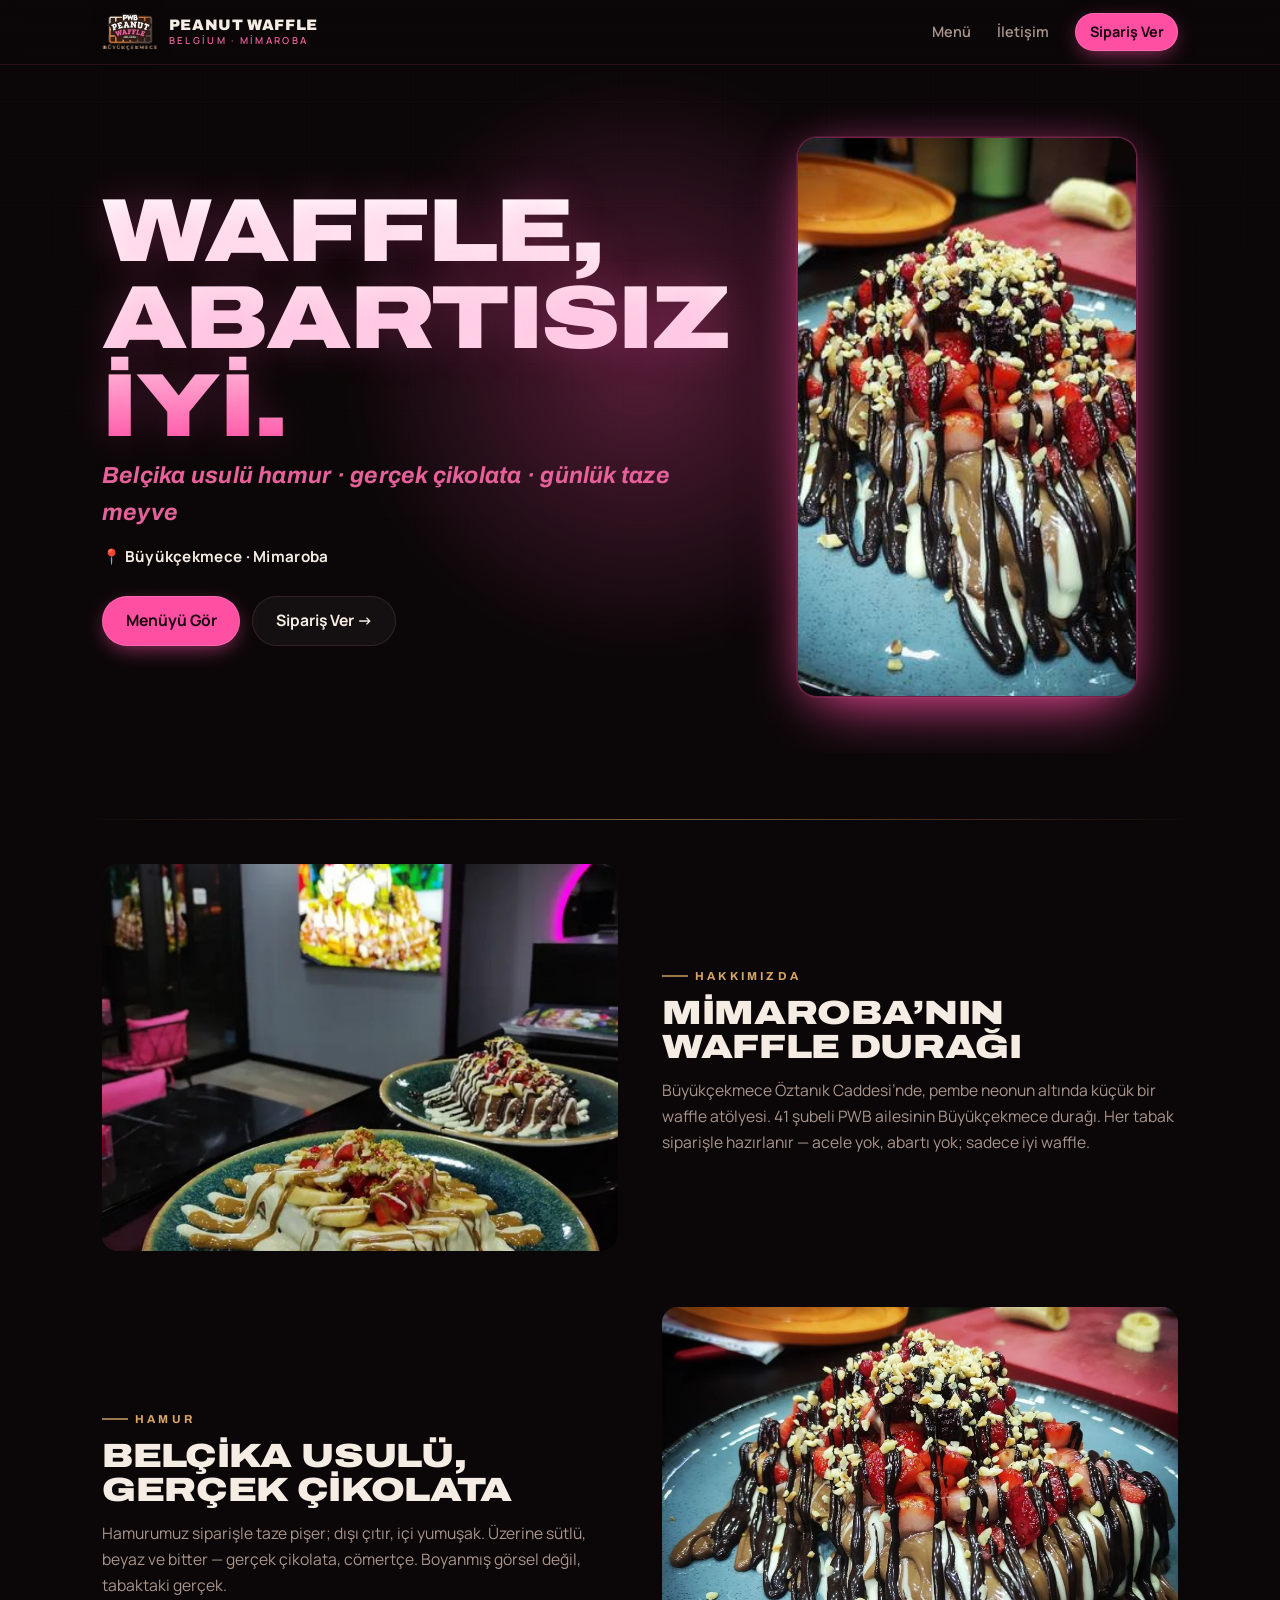
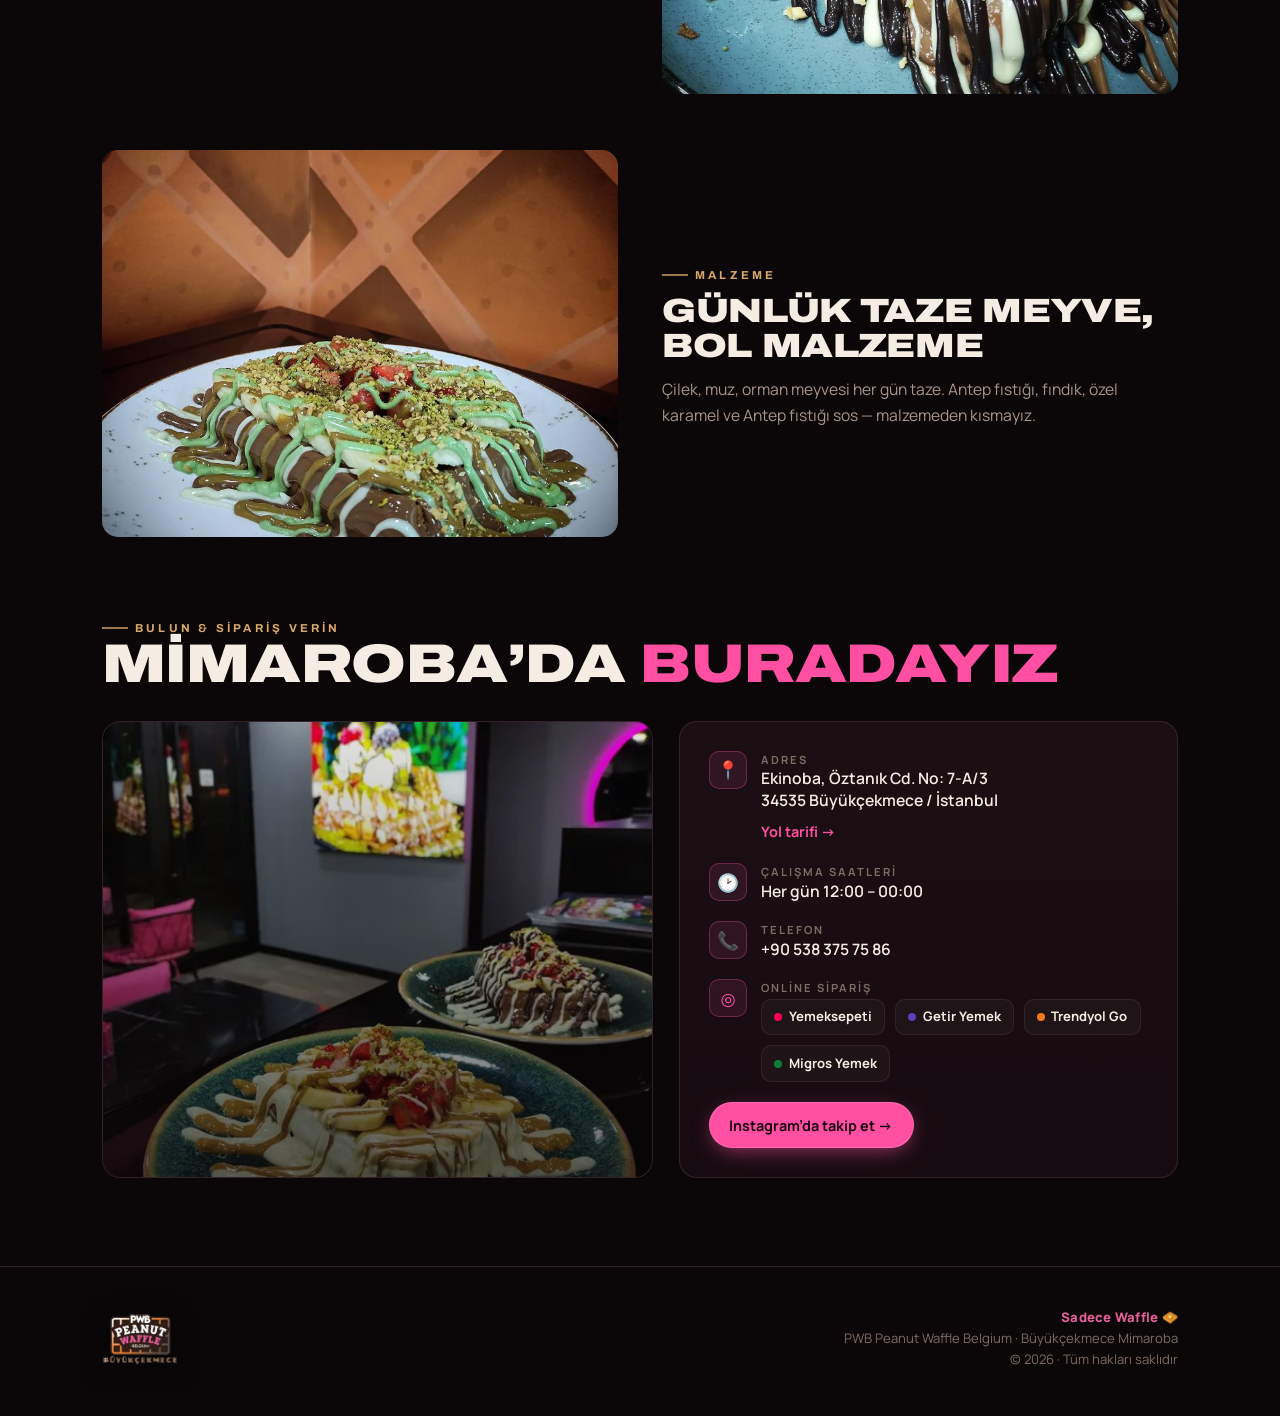
<file: index.html>
<!DOCTYPE html>
<html lang="tr">
<head>
<meta charset="UTF-8">
<meta name="viewport" content="width=device-width, initial-scale=1.0, viewport-fit=cover">
<title>PWB Peanut Waffle Belgium · Büyükçekmece Mimaroba</title>
<meta name="description" content="Sadece Waffle. Belçika usulü hamur, günlük taze meyve, gerçek çikolata. Büyükçekmece Mimaroba şubesi menü & sipariş.">
<meta name="theme-color" content="#0B0708">
<meta property="og:title" content="PWB Peanut Waffle Belgium · Mimaroba">
<meta property="og:description" content="Sadece Waffle 🧇 — Büyükçekmece Mimaroba">
<link rel="preconnect" href="https://fonts.googleapis.com">
<link rel="preconnect" href="https://fonts.gstatic.com" crossorigin>
<link href="https://fonts.googleapis.com/css2?family=Archivo:ital,wght@0,400;0,600;0,700;0,800;0,900;1,700&family=Manrope:wght@400;500;600;700;800&display=swap" rel="stylesheet">
<link rel="stylesheet" href="assets/css/styles.css">
</head>
<body>

<nav class="nav">
  <div class="wrap">
    <a class="brand" href="#top">
      <img src="logo.png" alt="PWB Peanut Waffle Belgium">
      <span class="bn">PEANUT WAFFLE<small>Belgium · Mimaroba</small></span>
    </a>
    <div class="nav-links">
      <a class="link" href="menu.html">Menü</a>
      <a class="link" href="#iletisim">İletişim</a>
      <a class="btn btn-pink" href="#siparis">Sipariş Ver</a>
    </div>
  </div>
</nav>

<header class="hero" id="top">
  <div class="wrap">
    <div class="hero-inner">
      <div class="hero-copy">
        <h1>Waffle,<br>abartısız iyi.</h1>
        <div class="tag">Belçika usulü hamur · gerçek çikolata · günlük taze meyve</div>
        <div class="loc">📍 <b>Büyükçekmece · Mimaroba</b></div>
        <div class="hero-cta">
          <a class="btn btn-pink" href="menu.html">Menüyü Gör</a>
          <a class="btn btn-ghost" href="#siparis">Sipariş Ver →</a>
        </div>
      </div>
      <div class="hero-media">
        <video class="hero-video" autoplay muted loop playsinline preload="auto" poster="assets/images/hero-poster.jpg">
          <source src="assets/images/hero-video.mp4" type="video/mp4">
        </video>
      </div>
    </div>
  </div>
</header>

<section class="sec reveal" id="hakkimizda">
  <div class="seam"></div>
  <div class="wrap">

    <div class="about">
      <div class="about-media"><img src="assets/images/2waffle.jpg" alt="Pembe neon altında iki waffle tabağı" loading="lazy"></div>
      <div class="about-copy">
        <span class="eyebrow">Hakkımızda</span>
        <h3>Mimaroba’nın waffle durağı</h3>
        <p>Büyükçekmece Öztanık Caddesi’nde, pembe neonun altında küçük bir waffle atölyesi. 41 şubeli PWB ailesinin Büyükçekmece durağı. Her tabak siparişle hazırlanır — acele yok, abartı yok; sadece iyi waffle.</p>
      </div>
    </div>

    <div class="about rev">
      <div class="about-media"><img src="assets/images/waffle.jpg" alt="Çikolata ve çilekli waffle" loading="lazy"></div>
      <div class="about-copy">
        <span class="eyebrow">Hamur</span>
        <h3>Belçika usulü, gerçek çikolata</h3>
        <p>Hamurumuz siparişle taze pişer; dışı çıtır, içi yumuşak. Üzerine sütlü, beyaz ve bitter — gerçek çikolata, cömertçe. Boyanmış görsel değil, tabaktaki gerçek.</p>
      </div>
    </div>

    <div class="about">
      <div class="about-media"><img src="assets/images/waffle-2.jpg" alt="Antep fıstıklı waffle yakın çekim" loading="lazy"></div>
      <div class="about-copy">
        <span class="eyebrow">Malzeme</span>
        <h3>Günlük taze meyve, bol malzeme</h3>
        <p>Çilek, muz, orman meyvesi her gün taze. Antep fıstığı, fındık, özel karamel ve Antep fıstığı sos — malzemeden kısmayız.</p>
      </div>
    </div>

  </div>
</section>

<section class="sec reveal" id="iletisim">
  <div class="wrap">
    <div class="sec-head">
      <div><span class="eyebrow">Bulun &amp; sipariş verin</span><h2 id="siparis">Mimaroba’da <em>buradayız</em></h2></div>
    </div>
    <div class="loc-wrap">
      <div class="loc-photo" style="background-image:linear-gradient(180deg,rgba(11,7,8,.1),rgba(11,7,8,.6)),url('assets/images/2waffle.jpg')"></div>
      <div class="loc-card">
        <div class="loc-row"><div class="loc-ico">📍</div><div><div class="lab">Adres</div><div class="val2">Ekinoba, Öztanık Cd. No: 7-A/3<br>34535 Büyükçekmece / İstanbul</div><a href="https://www.google.com/maps/search/?api=1&query=Peanut+Waffle+Belgium+%C3%96ztan%C4%B1k+Cd+No+7+B%C3%BCy%C3%BCk%C3%A7ekmece" target="_blank" rel="noopener" style="display:inline-block; margin-top:8px; color:var(--pink); font-weight:700; font-size:.9rem">Yol tarifi →</a></div></div>
        <div class="loc-row"><div class="loc-ico">🕑</div><div><div class="lab">Çalışma saatleri</div><div class="val2">Her gün 12:00 – 00:00</div></div></div>
        <div class="loc-row"><div class="loc-ico">📞</div><div><div class="lab">Telefon</div><div class="val2"><a href="tel:+905383757586" style="color:var(--cream)">+90 538 375 75 86</a></div></div></div>
        <div class="loc-row"><div class="loc-ico">◎</div><div>
          <div class="lab">Online sipariş</div>
          <div class="platforms">
            <a class="pf" href="https://www.yemeksepeti.com/restaurant/zp8d/peanut-waffle-belgium-zp8d" target="_blank" rel="noopener"><span class="d" style="background:#fa0050"></span>Yemeksepeti</a>
            <a class="pf" href="https://getir.com/yemek/restoran/peanut-waffle-belgium-buyukcekmece-ekinoba-mah-buyukcekmece-istanbul/" target="_blank" rel="noopener"><span class="d" style="background:#5d3ebc"></span>Getir Yemek</a>
            <a class="pf" href="https://tgoyemek.com/restoranlar/235382" target="_blank" rel="noopener"><span class="d" style="background:#f27a1a"></span>Trendyol Go</a>
            <a class="pf" href="https://www.migros.com.tr/yemek/peanut-waffle-belgium-buyukcekmece-ekinoba-mah-st-2bb2f" target="_blank" rel="noopener"><span class="d" style="background:#0a7d3f"></span>Migros Yemek</a>
          </div>
        </div></div>
        <a class="btn btn-pink" style="align-self:flex-start; margin-top:2px; padding:.8em 1.4em" href="https://www.instagram.com/buyukcekmecepwb/" target="_blank" rel="noopener">Instagram’da takip et →</a>
      </div>
    </div>
  </div>
</section>

<footer>
  <div class="wrap foot">
    <img src="logo.png" alt="Peanut Waffle Belgium">
    <div class="fr">
      <div><b>Sadece Waffle 🧇</b></div>
      <div>PWB Peanut Waffle Belgium · Büyükçekmece Mimaroba</div>
      <div>© 2026 · Tüm hakları saklıdır</div>
    </div>
  </div>
</footer>

<script>
// Scroll reveal
const io=new IntersectionObserver((es)=>{es.forEach(e=>{if(e.isIntersecting){e.target.classList.add('in');io.unobserve(e.target);}})},{threshold:.12});
document.querySelectorAll('.reveal').forEach(el=>io.observe(el));
// Respect reduced motion: keep poster, don't autoplay hero video
if(window.matchMedia && window.matchMedia('(prefers-reduced-motion: reduce)').matches){
  const hv=document.querySelector('.hero-video');
  if(hv){ hv.removeAttribute('autoplay'); hv.autoplay=false; try{hv.pause();}catch(e){} }
}
</script>
</body>
</html>
</file>
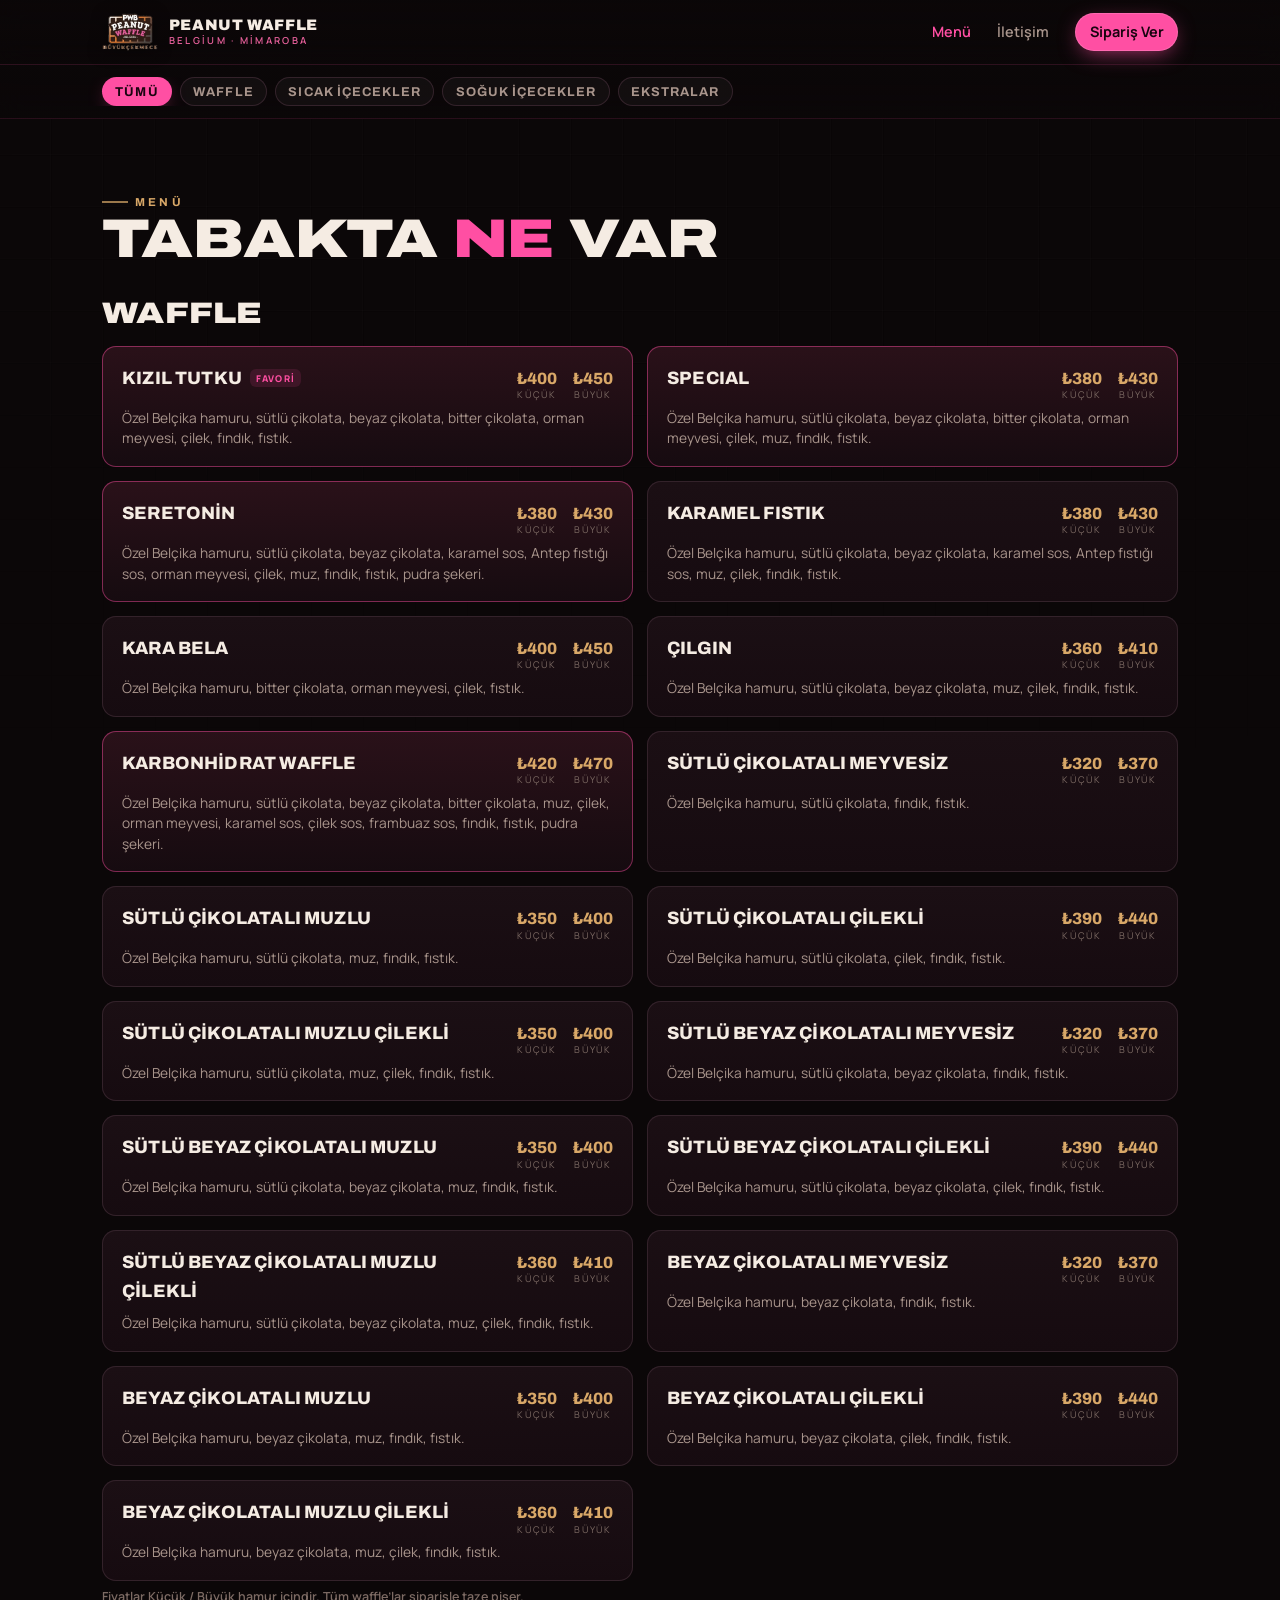
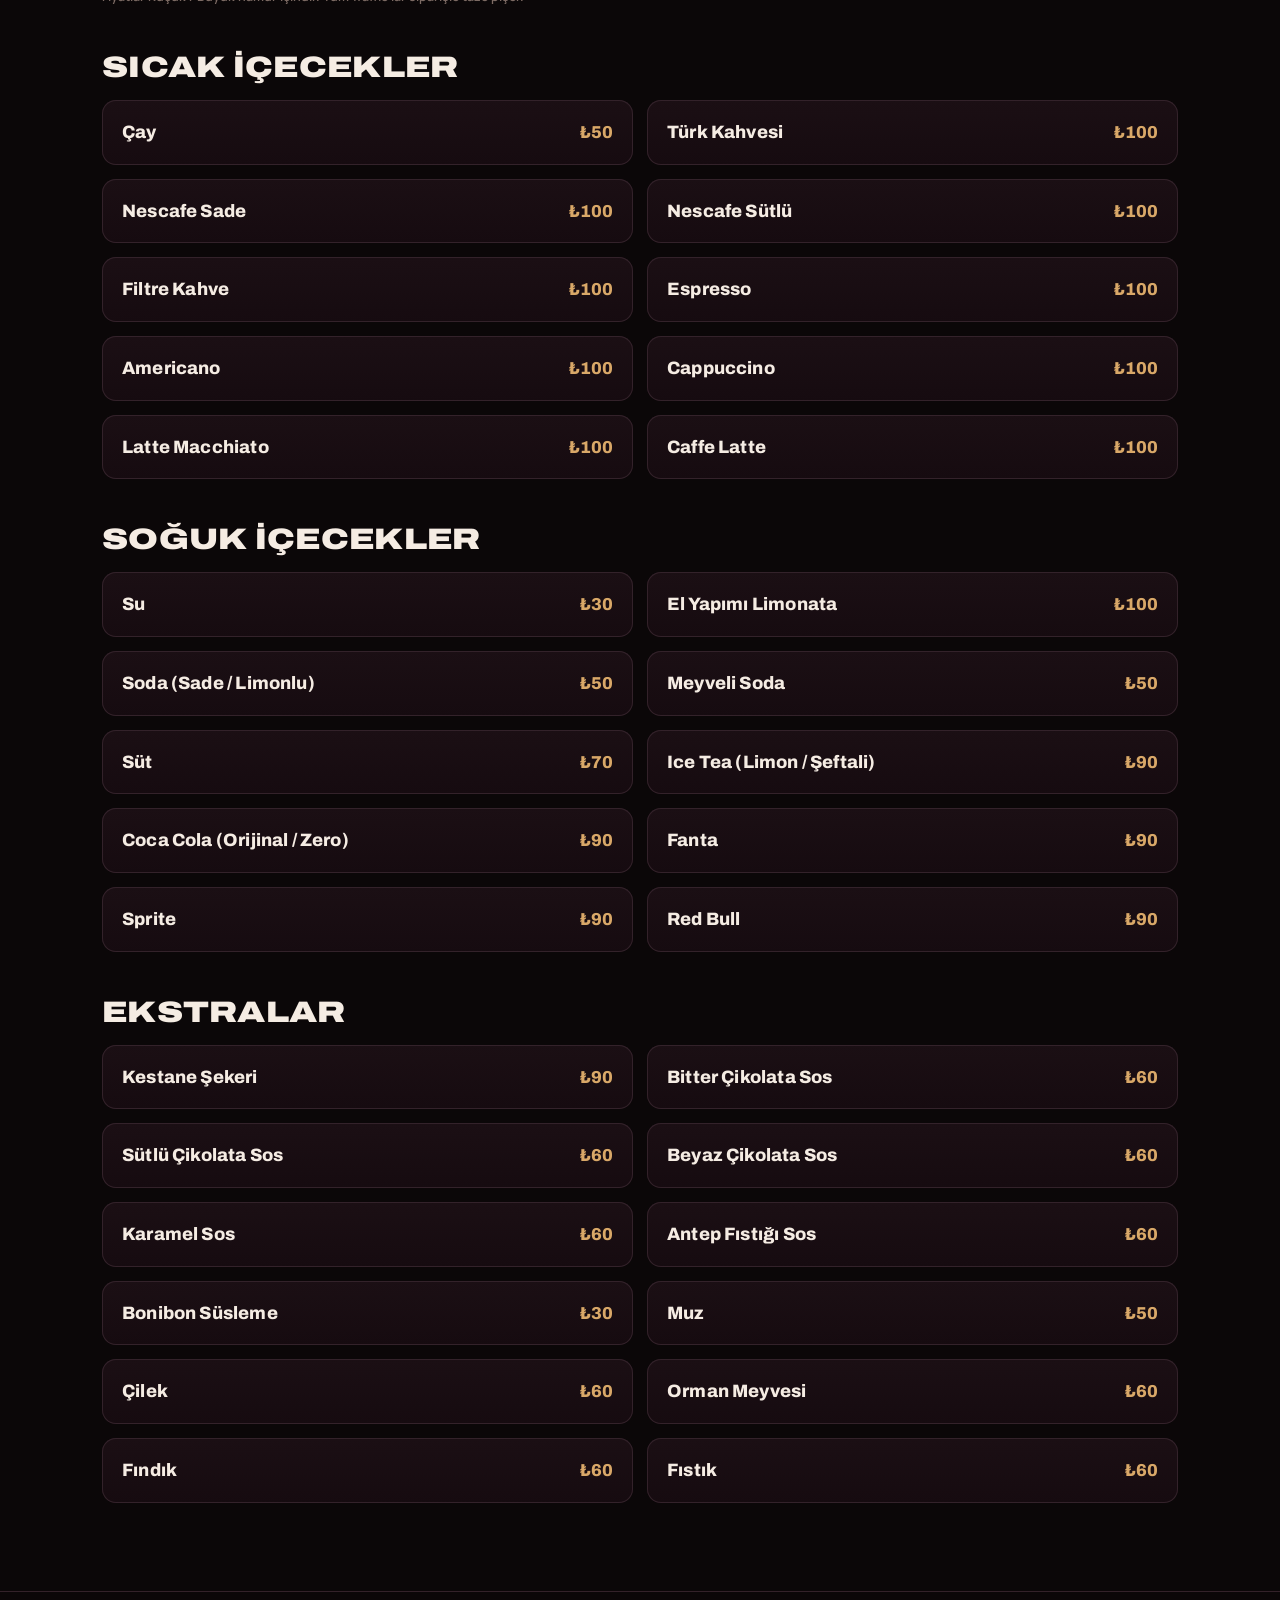
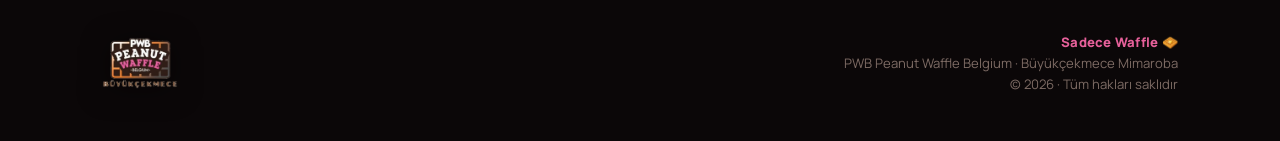
<file: menu.html>
<!DOCTYPE html>
<html lang="tr">
<head>
<meta charset="UTF-8">
<meta name="viewport" content="width=device-width, initial-scale=1.0, viewport-fit=cover">
<title>Menü · PWB Peanut Waffle Belgium · Büyükçekmece</title>
<meta name="description" content="PWB Peanut Waffle Belgium Büyükçekmece Mimaroba menüsü — waffle, sıcak & soğuk içecekler, ekstralar.">
<meta name="theme-color" content="#0B0708">
<link rel="preconnect" href="https://fonts.googleapis.com">
<link rel="preconnect" href="https://fonts.gstatic.com" crossorigin>
<link href="https://fonts.googleapis.com/css2?family=Archivo:ital,wght@0,400;0,600;0,700;0,800;0,900;1,700&family=Manrope:wght@400;500;600;700;800&display=swap" rel="stylesheet">
<link rel="stylesheet" href="assets/css/styles.css">
</head>
<body>

<nav class="nav">
  <div class="wrap">
    <a class="brand" href="index.html">
      <img src="logo.png" alt="PWB Peanut Waffle Belgium">
      <span class="bn">PEANUT WAFFLE<small>Belgium · Mimaroba</small></span>
    </a>
    <div class="nav-links">
      <a class="link active" href="menu.html" aria-current="page">Menü</a>
      <a class="link" href="index.html#iletisim">İletişim</a>
      <a class="btn btn-pink" href="index.html#siparis">Sipariş Ver</a>
    </div>
  </div>
</nav>

<div class="filterbar">
  <div class="wrap" role="tablist" aria-label="Menü filtreleri">
    <button class="tab active" data-filter="all">Tümü</button>
    <button class="tab" data-filter="waffle">Waffle</button>
    <button class="tab" data-filter="sicak">Sıcak İçecekler</button>
    <button class="tab" data-filter="soguk">Soğuk İçecekler</button>
    <button class="tab" data-filter="ekstra">Ekstralar</button>
  </div>
</div>

<section class="sec">
  <div class="wrap">
    <div class="sec-head reveal">
      <div>
        <span class="eyebrow">Menü</span>
        <h2>Tabakta <em>ne</em> var</h2>
      </div>
    </div>

    <!-- ============ WAFFLE ============ -->
    <section class="cat" data-cat="waffle">
      <h3>Waffle</h3>
      <div class="menu-grid">

        <div class="item feat">
          <div class="item-top"><span class="item-name">KIZIL TUTKU<span class="badge">Favori</span></span>
            <div class="price2"><span><b>₺400</b><i>Küçük</i></span><span><b>₺450</b><i>Büyük</i></span></div></div>
          <p class="item-desc">Özel Belçika hamuru, sütlü çikolata, beyaz çikolata, bitter çikolata, orman meyvesi, çilek, fındık, fıstık.</p>
        </div>

        <div class="item feat">
          <div class="item-top"><span class="item-name">SPECIAL</span>
            <div class="price2"><span><b>₺380</b><i>Küçük</i></span><span><b>₺430</b><i>Büyük</i></span></div></div>
          <p class="item-desc">Özel Belçika hamuru, sütlü çikolata, beyaz çikolata, bitter çikolata, orman meyvesi, çilek, muz, fındık, fıstık.</p>
        </div>

        <div class="item feat">
          <div class="item-top"><span class="item-name">SERETONİN</span>
            <div class="price2"><span><b>₺380</b><i>Küçük</i></span><span><b>₺430</b><i>Büyük</i></span></div></div>
          <p class="item-desc">Özel Belçika hamuru, sütlü çikolata, beyaz çikolata, karamel sos, Antep fıstığı sos, orman meyvesi, çilek, muz, fındık, fıstık, pudra şekeri.</p>
        </div>

        <div class="item">
          <div class="item-top"><span class="item-name">KARAMEL FISTIK</span>
            <div class="price2"><span><b>₺380</b><i>Küçük</i></span><span><b>₺430</b><i>Büyük</i></span></div></div>
          <p class="item-desc">Özel Belçika hamuru, sütlü çikolata, beyaz çikolata, karamel sos, Antep fıstığı sos, muz, çilek, fındık, fıstık.</p>
        </div>

        <div class="item">
          <div class="item-top"><span class="item-name">KARA BELA</span>
            <div class="price2"><span><b>₺400</b><i>Küçük</i></span><span><b>₺450</b><i>Büyük</i></span></div></div>
          <p class="item-desc">Özel Belçika hamuru, bitter çikolata, orman meyvesi, çilek, fıstık.</p>
        </div>

        <div class="item">
          <div class="item-top"><span class="item-name">ÇILGIN</span>
            <div class="price2"><span><b>₺360</b><i>Küçük</i></span><span><b>₺410</b><i>Büyük</i></span></div></div>
          <p class="item-desc">Özel Belçika hamuru, sütlü çikolata, beyaz çikolata, muz, çilek, fındık, fıstık.</p>
        </div>

        <div class="item feat">
          <div class="item-top"><span class="item-name">KARBONHİDRAT WAFFLE</span>
            <div class="price2"><span><b>₺420</b><i>Küçük</i></span><span><b>₺470</b><i>Büyük</i></span></div></div>
          <p class="item-desc">Özel Belçika hamuru, sütlü çikolata, beyaz çikolata, bitter çikolata, muz, çilek, orman meyvesi, karamel sos, çilek sos, frambuaz sos, fındık, fıstık, pudra şekeri.</p>
        </div>

        <div class="item">
          <div class="item-top"><span class="item-name">SÜTLÜ ÇİKOLATALI MEYVESİZ</span>
            <div class="price2"><span><b>₺320</b><i>Küçük</i></span><span><b>₺370</b><i>Büyük</i></span></div></div>
          <p class="item-desc">Özel Belçika hamuru, sütlü çikolata, fındık, fıstık.</p>
        </div>

        <div class="item">
          <div class="item-top"><span class="item-name">SÜTLÜ ÇİKOLATALI MUZLU</span>
            <div class="price2"><span><b>₺350</b><i>Küçük</i></span><span><b>₺400</b><i>Büyük</i></span></div></div>
          <p class="item-desc">Özel Belçika hamuru, sütlü çikolata, muz, fındık, fıstık.</p>
        </div>

        <div class="item">
          <div class="item-top"><span class="item-name">SÜTLÜ ÇİKOLATALI ÇİLEKLİ</span>
            <div class="price2"><span><b>₺390</b><i>Küçük</i></span><span><b>₺440</b><i>Büyük</i></span></div></div>
          <p class="item-desc">Özel Belçika hamuru, sütlü çikolata, çilek, fındık, fıstık.</p>
        </div>

        <div class="item">
          <div class="item-top"><span class="item-name">SÜTLÜ ÇİKOLATALI MUZLU ÇİLEKLİ</span>
            <div class="price2"><span><b>₺350</b><i>Küçük</i></span><span><b>₺400</b><i>Büyük</i></span></div></div>
          <p class="item-desc">Özel Belçika hamuru, sütlü çikolata, muz, çilek, fındık, fıstık.</p>
        </div>

        <div class="item">
          <div class="item-top"><span class="item-name">SÜTLÜ BEYAZ ÇİKOLATALI MEYVESİZ</span>
            <div class="price2"><span><b>₺320</b><i>Küçük</i></span><span><b>₺370</b><i>Büyük</i></span></div></div>
          <p class="item-desc">Özel Belçika hamuru, sütlü çikolata, beyaz çikolata, fındık, fıstık.</p>
        </div>

        <div class="item">
          <div class="item-top"><span class="item-name">SÜTLÜ BEYAZ ÇİKOLATALI MUZLU</span>
            <div class="price2"><span><b>₺350</b><i>Küçük</i></span><span><b>₺400</b><i>Büyük</i></span></div></div>
          <p class="item-desc">Özel Belçika hamuru, sütlü çikolata, beyaz çikolata, muz, fındık, fıstık.</p>
        </div>

        <div class="item">
          <div class="item-top"><span class="item-name">SÜTLÜ BEYAZ ÇİKOLATALI ÇİLEKLİ</span>
            <div class="price2"><span><b>₺390</b><i>Küçük</i></span><span><b>₺440</b><i>Büyük</i></span></div></div>
          <p class="item-desc">Özel Belçika hamuru, sütlü çikolata, beyaz çikolata, çilek, fındık, fıstık.</p>
        </div>

        <div class="item">
          <div class="item-top"><span class="item-name">SÜTLÜ BEYAZ ÇİKOLATALI MUZLU ÇİLEKLİ</span>
            <div class="price2"><span><b>₺360</b><i>Küçük</i></span><span><b>₺410</b><i>Büyük</i></span></div></div>
          <p class="item-desc">Özel Belçika hamuru, sütlü çikolata, beyaz çikolata, muz, çilek, fındık, fıstık.</p>
        </div>

        <div class="item">
          <div class="item-top"><span class="item-name">BEYAZ ÇİKOLATALI MEYVESİZ</span>
            <div class="price2"><span><b>₺320</b><i>Küçük</i></span><span><b>₺370</b><i>Büyük</i></span></div></div>
          <p class="item-desc">Özel Belçika hamuru, beyaz çikolata, fındık, fıstık.</p>
        </div>

        <div class="item">
          <div class="item-top"><span class="item-name">BEYAZ ÇİKOLATALI MUZLU</span>
            <div class="price2"><span><b>₺350</b><i>Küçük</i></span><span><b>₺400</b><i>Büyük</i></span></div></div>
          <p class="item-desc">Özel Belçika hamuru, beyaz çikolata, muz, fındık, fıstık.</p>
        </div>

        <div class="item">
          <div class="item-top"><span class="item-name">BEYAZ ÇİKOLATALI ÇİLEKLİ</span>
            <div class="price2"><span><b>₺390</b><i>Küçük</i></span><span><b>₺440</b><i>Büyük</i></span></div></div>
          <p class="item-desc">Özel Belçika hamuru, beyaz çikolata, çilek, fındık, fıstık.</p>
        </div>

        <div class="item">
          <div class="item-top"><span class="item-name">BEYAZ ÇİKOLATALI MUZLU ÇİLEKLİ</span>
            <div class="price2"><span><b>₺360</b><i>Küçük</i></span><span><b>₺410</b><i>Büyük</i></span></div></div>
          <p class="item-desc">Özel Belçika hamuru, beyaz çikolata, muz, çilek, fındık, fıstık.</p>
        </div>

      </div>
      <p class="menu-flag">Fiyatlar Küçük / Büyük hamur içindir. Tüm waffle’lar siparişle taze pişer.</p>
    </section>

    <!-- ============ SICAK İÇECEKLER ============ -->
    <section class="cat" data-cat="sicak">
      <h3>Sıcak İçecekler</h3>
      <div class="menu-grid">
        <div class="item"><div class="item-top"><span class="item-name">Çay</span><span class="price">₺50</span></div></div>
        <div class="item"><div class="item-top"><span class="item-name">Türk Kahvesi</span><span class="price">₺100</span></div></div>
        <div class="item"><div class="item-top"><span class="item-name">Nescafe Sade</span><span class="price">₺100</span></div></div>
        <div class="item"><div class="item-top"><span class="item-name">Nescafe Sütlü</span><span class="price">₺100</span></div></div>
        <div class="item"><div class="item-top"><span class="item-name">Filtre Kahve</span><span class="price">₺100</span></div></div>
        <div class="item"><div class="item-top"><span class="item-name">Espresso</span><span class="price">₺100</span></div></div>
        <div class="item"><div class="item-top"><span class="item-name">Americano</span><span class="price">₺100</span></div></div>
        <div class="item"><div class="item-top"><span class="item-name">Cappuccino</span><span class="price">₺100</span></div></div>
        <div class="item"><div class="item-top"><span class="item-name">Latte Macchiato</span><span class="price">₺100</span></div></div>
        <div class="item"><div class="item-top"><span class="item-name">Caffe Latte</span><span class="price">₺100</span></div></div>
      </div>
    </section>

    <!-- ============ SOĞUK İÇECEKLER ============ -->
    <section class="cat" data-cat="soguk">
      <h3>Soğuk İçecekler</h3>
      <div class="menu-grid">
        <div class="item"><div class="item-top"><span class="item-name">Su</span><span class="price">₺30</span></div></div>
        <div class="item"><div class="item-top"><span class="item-name">El Yapımı Limonata</span><span class="price">₺100</span></div></div>
        <div class="item"><div class="item-top"><span class="item-name">Soda (Sade / Limonlu)</span><span class="price">₺50</span></div></div>
        <div class="item"><div class="item-top"><span class="item-name">Meyveli Soda</span><span class="price">₺50</span></div></div>
        <div class="item"><div class="item-top"><span class="item-name">Süt</span><span class="price">₺70</span></div></div>
        <div class="item"><div class="item-top"><span class="item-name">Ice Tea (Limon / Şeftali)</span><span class="price">₺90</span></div></div>
        <div class="item"><div class="item-top"><span class="item-name">Coca Cola (Orijinal / Zero)</span><span class="price">₺90</span></div></div>
        <div class="item"><div class="item-top"><span class="item-name">Fanta</span><span class="price">₺90</span></div></div>
        <div class="item"><div class="item-top"><span class="item-name">Sprite</span><span class="price">₺90</span></div></div>
        <div class="item"><div class="item-top"><span class="item-name">Red Bull</span><span class="price">₺90</span></div></div>
      </div>
    </section>

    <!-- ============ EKSTRALAR ============ -->
    <section class="cat" data-cat="ekstra">
      <h3>Ekstralar</h3>
      <div class="menu-grid">
        <div class="item"><div class="item-top"><span class="item-name">Kestane Şekeri</span><span class="price">₺90</span></div></div>
        <div class="item"><div class="item-top"><span class="item-name">Bitter Çikolata Sos</span><span class="price">₺60</span></div></div>
        <div class="item"><div class="item-top"><span class="item-name">Sütlü Çikolata Sos</span><span class="price">₺60</span></div></div>
        <div class="item"><div class="item-top"><span class="item-name">Beyaz Çikolata Sos</span><span class="price">₺60</span></div></div>
        <div class="item"><div class="item-top"><span class="item-name">Karamel Sos</span><span class="price">₺60</span></div></div>
        <div class="item"><div class="item-top"><span class="item-name">Antep Fıstığı Sos</span><span class="price">₺60</span></div></div>
        <div class="item"><div class="item-top"><span class="item-name">Bonibon Süsleme</span><span class="price">₺30</span></div></div>
        <div class="item"><div class="item-top"><span class="item-name">Muz</span><span class="price">₺50</span></div></div>
        <div class="item"><div class="item-top"><span class="item-name">Çilek</span><span class="price">₺60</span></div></div>
        <div class="item"><div class="item-top"><span class="item-name">Orman Meyvesi</span><span class="price">₺60</span></div></div>
        <div class="item"><div class="item-top"><span class="item-name">Fındık</span><span class="price">₺60</span></div></div>
        <div class="item"><div class="item-top"><span class="item-name">Fıstık</span><span class="price">₺60</span></div></div>
      </div>
    </section>

  </div>
</section>

<footer>
  <div class="wrap foot">
    <img src="logo.png" alt="Peanut Waffle Belgium">
    <div class="fr">
      <div><b>Sadece Waffle 🧇</b></div>
      <div>PWB Peanut Waffle Belgium · Büyükçekmece Mimaroba</div>
      <div>© 2026 · Tüm hakları saklıdır</div>
    </div>
  </div>
</footer>

<script>
// Menu filters
const filters=document.querySelectorAll('.filterbar .tab');
const cats=document.querySelectorAll('.cat');
filters.forEach(b=>{
  b.addEventListener('click',()=>{
    filters.forEach(x=>x.classList.remove('active'));
    b.classList.add('active');
    const f=b.dataset.filter;
    cats.forEach(c=>c.classList.toggle('hidden', f!=='all' && c.dataset.cat!==f));
  });
});
// Scroll reveal
const io=new IntersectionObserver((es)=>{es.forEach(e=>{if(e.isIntersecting){e.target.classList.add('in');io.unobserve(e.target);}})},{threshold:.12});
document.querySelectorAll('.reveal').forEach(el=>io.observe(el));
</script>
</body>
</html>
</file>
<file: assets/css/styles.css>
:root{
  --ink:#0B0708; --ink-2:#160B10; --panel:#1B0F14; --panel-2:#22141A;
  --line:#33222A;
  --pink:#FF4FA3; --pink-2:#E6609A; --pink-ink:#3a0f26;
  --cream:#F5ECE3; --muted:#A9958C; --muted-2:#7d6b64;
  --caramel:#D9A868; --cocoa:#8A5230;
  --maxw:1120px;
  --ease:cubic-bezier(.2,.7,.2,1);
}
*{box-sizing:border-box}
/* Turkish Lira ₺ (U+20BA) only: Archivo draws it like "Ł", so force this one
   codepoint to a system font. Digits keep using Archivo. */
@font-face{
  font-family:"LiraFix";
  src:local("Segoe UI"), local("Arial"), local("Helvetica Neue"), local("Helvetica");
  unicode-range:U+20BA;
}
html{scroll-behavior:smooth}
body{
  margin:0; background:var(--ink); color:var(--cream);
  font-family:"Manrope",system-ui,-apple-system,sans-serif;
  font-size:16px; line-height:1.6; -webkit-font-smoothing:antialiased;
  overflow-x:hidden;
}
/* Waffle-grid signature texture, laid under everything */
body::before{
  content:""; position:fixed; inset:-2px; z-index:0; pointer-events:none;
  background-image:
    linear-gradient(rgba(255,255,255,.022) 1px, transparent 1px),
    linear-gradient(90deg, rgba(255,255,255,.022) 1px, transparent 1px),
    linear-gradient(rgba(0,0,0,.35) 1px, transparent 1px),
    linear-gradient(90deg, rgba(0,0,0,.35) 1px, transparent 1px);
  background-size:52px 52px,52px 52px,52px 52px,52px 52px;
  background-position:0 0,0 0,1px 1px,1px 1px;
  opacity:.5;
  -webkit-mask-image:radial-gradient(120% 90% at 50% 0%, #000 40%, transparent 100%);
          mask-image:radial-gradient(120% 90% at 50% 0%, #000 40%, transparent 100%);
}
img{display:block; max-width:100%}
a{color:inherit; text-decoration:none}
.wrap{max-width:var(--maxw); margin:0 auto; padding:0 22px; position:relative; z-index:1}

h1,h2,h3{font-family:"Archivo",sans-serif; margin:0; line-height:.98; letter-spacing:-.01em}
.display{font-weight:900; font-stretch:expanded; text-transform:uppercase}
.eyebrow{
  font-family:"Archivo",sans-serif; font-weight:700; text-transform:uppercase;
  letter-spacing:.28em; font-size:.72rem; color:var(--caramel);
  display:inline-flex; align-items:center; gap:.6em;
}
.eyebrow::before{content:""; width:26px; height:2px; background:var(--caramel); opacity:.7}

/* ---------- NAV ---------- */
.nav{
  position:sticky; top:0; z-index:50;
  backdrop-filter:blur(14px) saturate(1.1); -webkit-backdrop-filter:blur(14px) saturate(1.1);
  background:linear-gradient(180deg, rgba(11,7,8,.92), rgba(11,7,8,.66));
  border-bottom:1px solid rgba(255,79,163,.14);
}
.nav .wrap{display:flex; align-items:center; justify-content:space-between; height:64px}
.brand{display:flex; align-items:center; gap:11px; min-width:0}
.brand img{height:38px; width:auto; filter:drop-shadow(0 2px 8px rgba(0,0,0,.5))}
.brand .bn{font-family:"Archivo"; font-weight:900; font-size:.95rem; letter-spacing:.04em; line-height:1}
.brand .bn small{display:block; font-family:"Manrope"; font-weight:600; font-size:.6rem; letter-spacing:.24em; color:var(--pink-2); text-transform:uppercase; margin-top:3px}
.nav-links{display:flex; align-items:center; gap:26px}
.nav-links a.link{font-weight:600; font-size:.9rem; color:var(--muted); transition:color .2s}
.nav-links a.link:hover{color:var(--cream)}
.btn{
  display:inline-flex; align-items:center; gap:.5em; font-family:"Manrope"; font-weight:700;
  font-size:.9rem; padding:.66em 1.15em; border-radius:999px; cursor:pointer; border:0;
  transition:transform .18s var(--ease), box-shadow .25s, background .2s, color .2s;
}
.btn-pink{background:var(--pink); color:#1a0410; box-shadow:0 6px 22px -6px rgba(255,79,163,.7), inset 0 0 0 1px rgba(255,255,255,.15)}
.btn-pink:hover{transform:translateY(-2px); box-shadow:0 12px 30px -8px rgba(255,79,163,.85)}
.btn-ghost{background:rgba(255,255,255,.04); color:var(--cream); box-shadow:inset 0 0 0 1px var(--line)}
.btn-ghost:hover{box-shadow:inset 0 0 0 1px var(--pink); color:#fff}
.nav .btn{padding:.55em 1em; flex-shrink:0}
.nav-links a.link{position:relative}
.nav-links a.link.active{color:var(--pink)}
.tab:focus-visible{outline:2px solid var(--pink); outline-offset:2px}

/* ---------- HERO ---------- */
.hero{position:relative; overflow:hidden; padding:56px 0 44px; isolation:isolate}
.hero::after{ /* pink neon grid glow — behind, centred */
  content:""; position:absolute; z-index:-1; width:680px; height:680px; left:50%; top:-6%;
  transform:translateX(-50%);
  background:radial-gradient(circle, rgba(255,79,163,.30), transparent 62%);
  filter:blur(12px); pointer-events:none;
  animation:glow 6s ease-in-out infinite alternate;
}
@keyframes glow{from{opacity:.5; transform:translateX(-50%) scale(.96)} to{opacity:1; transform:translateX(-50%) scale(1.04)}}
.hero .wrap{position:relative}
.hero-inner{display:grid; grid-template-columns:1fr; gap:32px; align-items:center}
.hero-copy{text-align:center}
.hero h1{
  font-size:clamp(2.9rem,8vw,5.6rem); font-weight:900; font-stretch:expanded;
  text-transform:uppercase; letter-spacing:-.02em; margin:0 0 4px;
  background:linear-gradient(180deg,#fff,#ffd9ec 60%,var(--pink)); -webkit-background-clip:text; background-clip:text; color:transparent;
  text-shadow:0 0 42px rgba(255,79,163,.25);
}
.hero .tag{font-family:"Archivo"; font-weight:700; font-style:italic; font-size:clamp(1.02rem,3vw,1.45rem); color:var(--pink-2); letter-spacing:.01em; margin-top:6px}
.hero .loc{margin-top:14px; color:var(--muted); font-weight:600; letter-spacing:.02em; font-size:.95rem}
.hero .loc b{color:var(--cream)}
.hero-cta{display:flex; gap:12px; justify-content:center; flex-wrap:wrap; margin-top:26px}
.hero-cta .btn{padding:.82em 1.5em; font-size:.98rem}
.hero-media{display:flex; justify-content:center}
.hero-video{
  width:100%; max-width:300px; aspect-ratio:9/16; max-height:440px; object-fit:cover;
  border-radius:20px; border:1px solid rgba(255,79,163,.4); background:#0d0709;
  box-shadow:0 0 0 1px rgba(255,79,163,.14), 0 22px 60px -22px var(--pink), 0 0 46px -10px rgba(255,79,163,.45);
}
@media(min-width:900px){
  .hero{padding:72px 0 56px}
  .hero-inner{grid-template-columns:1.05fr .95fr; gap:48px}
  .hero-copy{text-align:left}
  .hero-copy .hero-cta{justify-content:flex-start}
  .hero-video{max-width:340px; max-height:560px}
}

/* ---------- VALUES ---------- */
.values{position:relative; padding:38px 0 8px}
.seam{height:1px; background:linear-gradient(90deg,transparent,var(--cocoa),var(--caramel),var(--cocoa),transparent); opacity:.55; margin:0 auto; max-width:var(--maxw)}
.val-grid{display:grid; grid-template-columns:repeat(3,1fr); gap:16px; margin-top:34px}
.val{padding:22px 20px; border-radius:16px; background:linear-gradient(180deg,var(--panel),var(--ink-2)); box-shadow:inset 0 0 0 1px var(--line)}
.val .mk{width:26px; height:26px; border-radius:7px; background:linear-gradient(rgba(255,79,163,.9) 1px,transparent 1px),linear-gradient(90deg,rgba(255,79,163,.9) 1px,transparent 1px),rgba(255,79,163,.12);background-size:9px 9px,9px 9px,100% 100%; box-shadow:inset 0 0 0 1px rgba(255,79,163,.4)}
.val h3{font-size:1.12rem; margin:12px 0 6px; color:var(--cream); font-weight:800; text-transform:none; font-stretch:normal; letter-spacing:0}
.val p{margin:0; color:var(--muted); font-size:.92rem}

/* ---------- SECTION HEAD ---------- */
.sec{padding:66px 0 8px}
.sec-head{display:flex; align-items:flex-end; justify-content:space-between; gap:20px; flex-wrap:wrap; margin-bottom:8px}
.sec-head h2{font-size:clamp(2rem,6vw,3.4rem); font-weight:900; font-stretch:expanded; text-transform:uppercase; color:var(--cream)}
.sec-head h2 em{color:var(--pink); font-style:normal}
.sec-note{color:var(--muted-2); font-size:.82rem; font-weight:600}

/* ---------- MENU ---------- */
.tabs{display:flex; gap:8px; flex-wrap:wrap; margin:26px 0 22px}
.tab{
  font-family:"Archivo"; font-weight:700; text-transform:uppercase; letter-spacing:.08em; font-size:.8rem;
  padding:.6em 1.05em; border-radius:999px; cursor:pointer; border:0; color:var(--muted);
  background:rgba(255,255,255,.03); box-shadow:inset 0 0 0 1px var(--line); transition:all .2s var(--ease);
}
.tab:hover{color:var(--cream)}
.tab.active{color:#1a0410; background:var(--pink); box-shadow:0 6px 20px -8px rgba(255,79,163,.8)}
.menu-panel{display:none; animation:fade .35s var(--ease)}
.menu-panel.active{display:block}
@keyframes fade{from{opacity:0; transform:translateY(8px)} to{opacity:1; transform:none}}
.menu-grid{display:grid; grid-template-columns:1fr 1fr; gap:14px}
.item{
  position:relative; padding:18px 20px; border-radius:14px;
  background:linear-gradient(180deg,var(--panel),var(--ink-2));
  box-shadow:inset 0 0 0 1px var(--line); transition:box-shadow .25s, transform .2s var(--ease);
}
.item:hover{box-shadow:inset 0 0 0 1px rgba(255,79,163,.5); transform:translateY(-2px)}
.item.feat{box-shadow:inset 0 0 0 1px rgba(255,79,163,.45); background:linear-gradient(180deg,#2a1119,var(--ink-2))}
.item-top{display:flex; align-items:baseline; justify-content:space-between; gap:12px}
.item-name{font-family:"Archivo"; font-weight:800; font-size:1.12rem; color:var(--cream); letter-spacing:.01em; position:relative; display:inline-block}
.item-name::after{content:""; position:absolute; left:0; right:100%; bottom:-3px; height:2px; background:var(--pink); border-radius:2px; transition:right .3s var(--ease); box-shadow:0 0 8px var(--pink)}
.item:hover .item-name::after{right:0}
.badge{font-family:"Manrope"; font-weight:800; font-size:.58rem; letter-spacing:.14em; text-transform:uppercase; color:var(--pink); background:rgba(255,79,163,.12); padding:.28em .6em; border-radius:6px; vertical-align:middle; margin-left:8px}
.price{font-family:"LiraFix", "Archivo", system-ui, "Segoe UI", Arial, sans-serif; font-weight:800; font-size:1.08rem; color:var(--caramel); white-space:nowrap}
.item-desc{margin:8px 0 0; color:var(--muted); font-size:.86rem; line-height:1.5}
.menu-flag{margin-top:6px; color:var(--muted-2); font-size:.78rem; font-weight:600}

/* ---------- GALLERY ---------- */
.gal{display:grid; grid-template-columns:repeat(4,1fr); grid-auto-rows:180px; gap:12px; margin-top:26px}
.gal figure{margin:0; border-radius:14px; overflow:hidden; position:relative; box-shadow:inset 0 0 0 1px var(--line)}
.gal img{width:100%; height:100%; object-fit:cover; transition:transform .6s var(--ease), filter .4s}
.gal figure:hover img{transform:scale(1.06); filter:saturate(1.1)}
.gal .big{grid-column:span 2; grid-row:span 2}
.gal .tall{grid-row:span 2}

/* ---------- LOCATION ---------- */
.loc-wrap{display:grid; grid-template-columns:1.05fr .95fr; gap:26px; align-items:stretch; margin-top:30px}
.loc-photo{border-radius:18px; overflow:hidden; box-shadow:inset 0 0 0 1px var(--line); min-height:340px; background:#000 center/cover}
.loc-card{padding:30px; border-radius:18px; background:linear-gradient(180deg,var(--panel),var(--ink-2)); box-shadow:inset 0 0 0 1px var(--line); display:flex; flex-direction:column; gap:18px}
.loc-row{display:flex; gap:14px; align-items:flex-start}
.loc-ico{flex:none; width:38px; height:38px; border-radius:10px; display:grid; place-items:center; background:rgba(255,79,163,.1); box-shadow:inset 0 0 0 1px rgba(255,79,163,.3); color:var(--pink); font-size:1.1rem}
.loc-row .lab{font-size:.7rem; letter-spacing:.18em; text-transform:uppercase; color:var(--muted-2); font-weight:700}
.loc-row .val2{color:var(--cream); font-weight:600; font-size:.98rem; line-height:1.4}
.loc-row .val2 span{color:var(--muted); font-weight:500}
.platforms{display:flex; gap:10px; flex-wrap:wrap; margin-top:2px}
.pf{font-weight:700; font-size:.82rem; padding:.6em 1em; border-radius:10px; box-shadow:inset 0 0 0 1px var(--line); background:rgba(255,255,255,.03); transition:all .2s; display:inline-flex; gap:.5em; align-items:center}
.pf:hover{box-shadow:inset 0 0 0 1px var(--pink); transform:translateY(-2px)}
.pf .d{width:8px;height:8px;border-radius:50%}

/* ---------- FOOTER ---------- */
footer{margin-top:80px; border-top:1px solid var(--line); padding:40px 0 46px; position:relative}
.foot{display:flex; align-items:center; justify-content:space-between; gap:20px; flex-wrap:wrap}
.foot img{height:52px; filter:drop-shadow(0 4px 14px rgba(0,0,0,.5))}
.foot .fr{text-align:right; color:var(--muted-2); font-size:.82rem}
.foot .fr b{color:var(--pink-2); font-weight:800; letter-spacing:.02em}

/* reveal */
.reveal{opacity:0; transform:translateY(22px); transition:opacity .7s var(--ease), transform .7s var(--ease)}
.reveal.in{opacity:1; transform:none}

/* ---------- RESPONSIVE ---------- */
@media(max-width:820px){
  .nav-links .link{display:none}
  .val-grid{grid-template-columns:1fr; gap:12px}
  .menu-grid{grid-template-columns:1fr}
  .gal{grid-template-columns:repeat(2,1fr); grid-auto-rows:150px}
  .gal .big{grid-column:span 2; grid-row:span 1}
  .loc-wrap{grid-template-columns:1fr}
}
@media(max-width:480px){
  .nav .wrap{padding:0 14px}
}
@media(max-width:420px){
  .brand .bn{display:none}
}
@media(max-width:360px){
  .nav .btn{font-size:.85rem; padding:.5em .85em}
}
@media(prefers-reduced-motion:reduce){
  *{animation:none!important}
  .reveal{opacity:1; transform:none; transition:none}
  html{scroll-behavior:auto}
}

/* ---------- ABOUT (Hakkımızda) ---------- */
.about{display:grid; grid-template-columns:1fr; gap:20px; align-items:center; margin-top:44px}
.about+.about{margin-top:56px}
.about-media{border-radius:16px; overflow:hidden; box-shadow:inset 0 0 0 1px var(--line); aspect-ratio:4/3}
.about-media img{width:100%; height:100%; object-fit:cover; transition:transform .6s var(--ease), filter .4s}
.about-media:hover img{transform:scale(1.04); filter:saturate(1.08)}
.about-copy{text-align:left}
.about-copy h3{font-family:"Archivo"; font-size:clamp(1.5rem,4vw,2.1rem); font-weight:900; font-stretch:expanded; text-transform:uppercase; color:var(--cream); margin:10px 0 0; letter-spacing:-.01em; line-height:1.02}
.about-copy p{margin:14px 0 0; color:var(--muted); font-size:.98rem; line-height:1.65}
@media(min-width:900px){
  .about{grid-template-columns:1fr 1fr; gap:44px}
  .about-media{grid-column:1; grid-row:1}
  .about-copy{grid-column:2; grid-row:1}
  .about.rev .about-media{grid-column:2; grid-row:1}
  .about.rev .about-copy{grid-column:1; grid-row:1}
}

/* ---------- MENU FILTER BAR (menu.html) ---------- */
.filterbar{position:sticky; top:64px; z-index:40; padding:12px 0;
  background:linear-gradient(180deg, rgba(11,7,8,.96), rgba(11,7,8,.82));
  backdrop-filter:blur(12px) saturate(1.1); -webkit-backdrop-filter:blur(12px) saturate(1.1);
  border-bottom:1px solid rgba(255,79,163,.12)}
.filterbar .wrap{display:flex; gap:8px; overflow-x:auto; -webkit-overflow-scrolling:touch; scrollbar-width:none}
.filterbar .wrap::-webkit-scrollbar{display:none}
.filterbar .tab{flex:none}

/* ---------- MENU CATEGORIES (menu.html) ---------- */
.cat{margin-top:46px}
.cat:first-of-type{margin-top:34px}
.cat h3{font-family:"Archivo"; font-weight:900; font-stretch:expanded; text-transform:uppercase; font-size:clamp(1.3rem,3.5vw,1.85rem); color:var(--cream); margin:0 0 18px; letter-spacing:.01em}
.cat h3 em{color:var(--pink); font-style:normal}
.hidden{display:none !important}

/* dual price (Küçük / Büyük) */
.price2{display:flex;gap:16px;flex:none;text-align:center}
.price2 span{display:flex;flex-direction:column;line-height:1.05}
.price2 b{font-family:"LiraFix", "Archivo", system-ui, "Segoe UI", Arial, sans-serif;font-weight:800;font-size:1.02rem;color:var(--caramel)}
.price2 i{font-style:normal;font-size:.58rem;letter-spacing:.14em;text-transform:uppercase;color:var(--muted-2);margin-top:3px}
@media(max-width:480px){.item-top{flex-wrap:wrap}.price2{margin-top:6px;gap:20px}}
</file>
